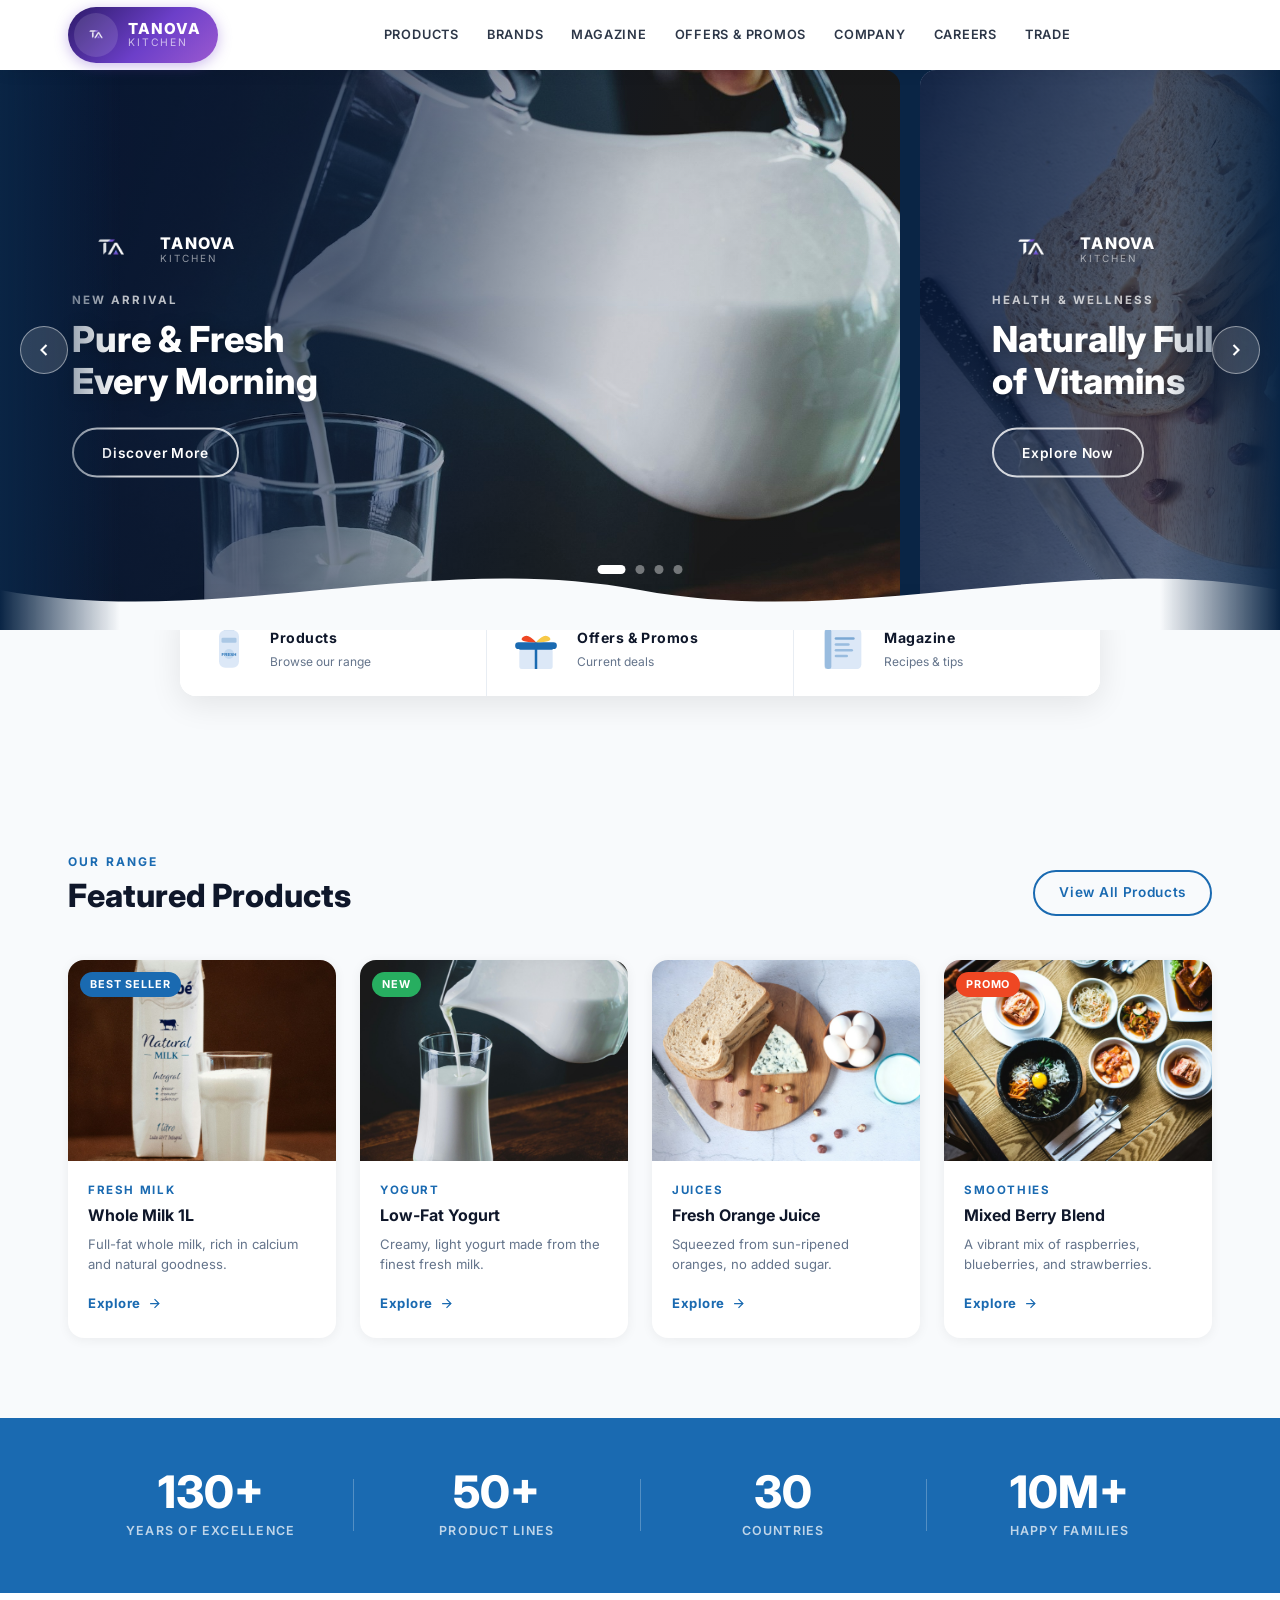
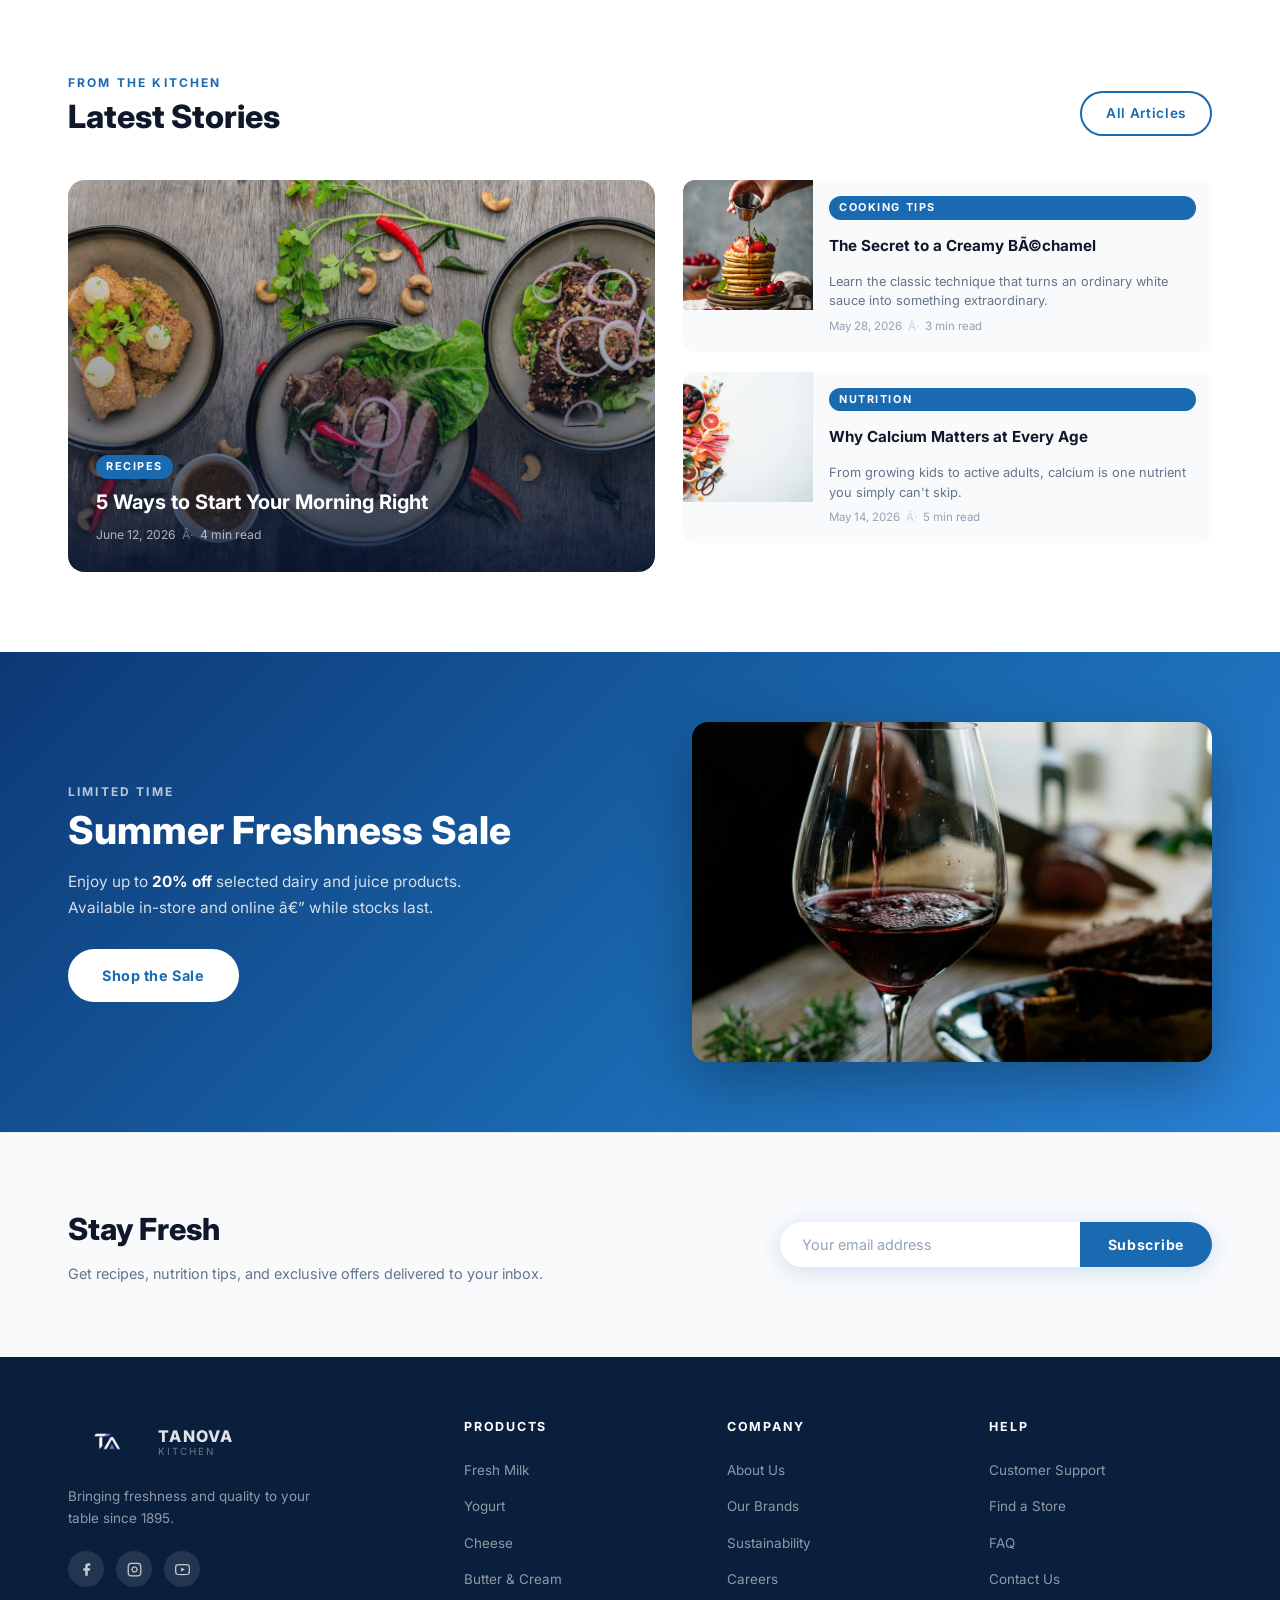
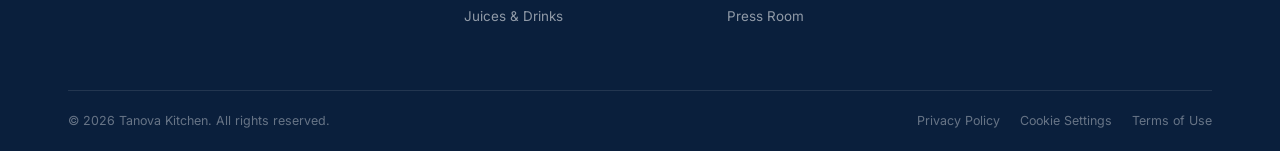
<file: carousel-project/index.html>
﻿<!DOCTYPE html>
<html lang="en">
<head>
  <meta charset="UTF-8" />
  <meta name="viewport" content="width=device-width, initial-scale=1.0" />
  <title>Tanova Kitchen â€“ Homepage</title>
  <link rel="preconnect" href="https://fonts.googleapis.com" />
  <link rel="preconnect" href="https://fonts.gstatic.com" crossorigin />
  <link href="https://fonts.googleapis.com/css2?family=Inter:wght@400;500;600;700;800&display=swap" rel="stylesheet" />
  <link rel="stylesheet" href="style.css" />
</head>
<body>



  <!-- ============================================================
       MAIN NAVIGATION
  ============================================================ -->
  <nav class="main-nav" role="navigation" aria-label="Main navigation">
    <div class="nav-inner">

      <a href="#" class="nav-logo" aria-label="Tanova Kitchen home">
        <!-- Pill container with gradient background so the logo mark pops -->
        <div class="nav-logo-pill">
          <div class="nav-logo-icon">
            <img src="images/My Logo.png" alt="" aria-hidden="true" />
          </div>
          <div class="nav-logo-text">
            <span class="nav-logo-name">Tanova</span>
            <span class="nav-logo-sub">Kitchen</span>
          </div>
        </div>
      </a>

      <button class="nav-toggle" id="navToggle" aria-label="Toggle menu" aria-expanded="false">
        <span></span><span></span><span></span>
      </button>

      <ul class="nav-links" id="navLinks">
        <li><a href="#products">Products</a></li>
        <li><a href="#brands">Brands</a></li>
        <li><a href="#magazine">Magazine</a></li>
        <li><a href="#offers">Offers &amp; Promos</a></li>
        <li><a href="#about">Company</a></li>
        <li><a href="#careers">Careers</a></li>
        <li><a href="#trade">Trade</a></li>
      </ul>

    </div>
  </nav>

  <!-- ============================================================
       HERO MARQUEE CAROUSEL
       Cards scroll continuously left (marquee / ticker style).
       The track holds 2 identical sets of cards so the loop is
       seamless. JS pauses on hover, handles drag-to-scrub, and
       syncs the dot indicator to whichever card is most centred.
  ============================================================ -->
  <section class="hero-carousel" aria-label="Homepage highlights">

    <!-- Left / right gradient edge fades -->
    <div class="marquee-fade marquee-fade--left"  aria-hidden="true"></div>
    <div class="marquee-fade marquee-fade--right" aria-hidden="true"></div>

    <!-- The outer viewport clips the scrolling track -->
    <div class="marquee-viewport" id="marqueeViewport">

      <!-- The track holds 2 copies of all cards (seamless loop) -->
      <div class="marquee-track" id="marqueeTrack">

        <!-- â”€â”€â”€ SET A (originals) â”€â”€â”€ -->
        <div class="mq-card" data-index="0">
          <img class="mq-img"
            src="images/slide-1.jpg"
            alt="Fresh milk and breakfast spread" />
          <div class="mq-overlay"></div>
          <div class="mq-content">
            <div class="mq-brand">
              <img src="images/My Logo.png" alt="" aria-hidden="true" class="mq-logo" />
              <div class="mq-brand-text">
                <span class="mq-brand-name">Tanova</span>
                <span class="mq-brand-sub">Kitchen</span>
              </div>
            </div>
            <p class="mq-tag">New Arrival</p>
            <h2 class="mq-heading">Pure &amp; Fresh<br>Every Morning</h2>
            <a href="#products" class="slide-btn">Discover More</a>
          </div>
        </div>

        <div class="mq-card" data-index="1">
          <img class="mq-img"
            src="images/slide-2.jpg"
            alt="Orange juice and healthy breakfast" />
          <div class="mq-overlay"></div>
          <div class="mq-content">
            <div class="mq-brand">
              <img src="images/My Logo.png" alt="" aria-hidden="true" class="mq-logo" />
              <div class="mq-brand-text">
                <span class="mq-brand-name">Tanova</span>
                <span class="mq-brand-sub">Kitchen</span>
              </div>
            </div>
            <p class="mq-tag">Health &amp; Wellness</p>
            <h2 class="mq-heading">Naturally Full<br>of Vitamins</h2>
            <a href="#products" class="slide-btn">Explore Now</a>
          </div>
        </div>

        <div class="mq-card" data-index="2">
          <img class="mq-img"
            src="images/slide-3.jpg"
            alt="Yogurt and fresh berries" />
          <div class="mq-overlay"></div>
          <div class="mq-content">
            <div class="mq-brand">
              <img src="images/My Logo.png" alt="" aria-hidden="true" class="mq-logo" />
              <div class="mq-brand-text">
                <span class="mq-brand-name">Tanova</span>
                <span class="mq-brand-sub">Kitchen</span>
              </div>
            </div>
            <p class="mq-tag">Family Favourite</p>
            <h2 class="mq-heading">Light on Calories,<br>Big on Taste</h2>
            <a href="#products" class="slide-btn">See Products</a>
          </div>
        </div>

        <div class="mq-card" data-index="3">
          <img class="mq-img"
            src="images/slide-4.jpg"
            alt="Cheese and dairy platter" />
          <div class="mq-overlay"></div>
          <div class="mq-content">
            <div class="mq-brand">
              <img src="images/My Logo.png" alt="" aria-hidden="true" class="mq-logo" />
              <div class="mq-brand-text">
                <span class="mq-brand-name">Tanova</span>
                <span class="mq-brand-sub">Kitchen</span>
              </div>
            </div>
            <p class="mq-tag">Premium Range</p>
            <h2 class="mq-heading">Crafted with<br>Tradition</h2>
            <a href="#products" class="slide-btn">Learn More</a>
          </div>
        </div>

        <!-- â”€â”€â”€ SET B (clones for seamless loop â€“ aria-hidden) â”€â”€â”€ -->
        <div class="mq-card mq-clone" aria-hidden="true" data-index="0">
          <img class="mq-img" src="images/slide-1.jpg" alt=""/>
          <div class="mq-overlay"></div>
          <div class="mq-content">
            <div class="mq-brand"><img src="images/My Logo.png" alt="" aria-hidden="true" class="mq-logo"/><div class="mq-brand-text"><span class="mq-brand-name">Tanova</span><span class="mq-brand-sub">Kitchen</span></div></div>
            <p class="mq-tag">New Arrival</p>
            <h2 class="mq-heading">Pure &amp; Fresh<br>Every Morning</h2>
            <a href="#products" class="slide-btn">Discover More</a>
          </div>
        </div>

        <div class="mq-card mq-clone" aria-hidden="true" data-index="1">
          <img class="mq-img" src="images/slide-2.jpg" alt=""/>
          <div class="mq-overlay"></div>
          <div class="mq-content">
            <div class="mq-brand"><img src="images/My Logo.png" alt="" aria-hidden="true" class="mq-logo"/><div class="mq-brand-text"><span class="mq-brand-name">Tanova</span><span class="mq-brand-sub">Kitchen</span></div></div>
            <p class="mq-tag">Health &amp; Wellness</p>
            <h2 class="mq-heading">Naturally Full<br>of Vitamins</h2>
            <a href="#products" class="slide-btn">Explore Now</a>
          </div>
        </div>

        <div class="mq-card mq-clone" aria-hidden="true" data-index="2">
          <img class="mq-img" src="images/slide-3.jpg" alt=""/>
          <div class="mq-overlay"></div>
          <div class="mq-content">
            <div class="mq-brand"><img src="images/My Logo.png" alt="" aria-hidden="true" class="mq-logo"/><div class="mq-brand-text"><span class="mq-brand-name">Tanova</span><span class="mq-brand-sub">Kitchen</span></div></div>
            <p class="mq-tag">Family Favourite</p>
            <h2 class="mq-heading">Light on Calories,<br>Big on Taste</h2>
            <a href="#products" class="slide-btn">See Products</a>
          </div>
        </div>

        <div class="mq-card mq-clone" aria-hidden="true" data-index="3">
          <img class="mq-img" src="images/slide-4.jpg" alt=""/>
          <div class="mq-overlay"></div>
          <div class="mq-content">
            <div class="mq-brand"><img src="images/My Logo.png" alt="" aria-hidden="true" class="mq-logo"/><div class="mq-brand-text"><span class="mq-brand-name">Tanova</span><span class="mq-brand-sub">Kitchen</span></div></div>
            <p class="mq-tag">Premium Range</p>
            <h2 class="mq-heading">Crafted with<br>Tradition</h2>
            <a href="#products" class="slide-btn">Learn More</a>
          </div>
        </div>

      </div><!-- /.marquee-track -->
    </div><!-- /.marquee-viewport -->

    <!-- Prev / Next nudge buttons -->
    <button class="carousel-arrow arrow-prev" id="arrowPrev" aria-label="Previous slide">
      <svg viewBox="0 0 24 24" fill="none" stroke="currentColor" stroke-width="2.5" aria-hidden="true">
        <polyline points="15 18 9 12 15 6"/>
      </svg>
    </button>
    <button class="carousel-arrow arrow-next" id="arrowNext" aria-label="Next slide">
      <svg viewBox="0 0 24 24" fill="none" stroke="currentColor" stroke-width="2.5" aria-hidden="true">
        <polyline points="9 18 15 12 9 6"/>
      </svg>
    </button>

  

    <!-- Dot indicators (synced by JS to the centred card) -->
    <div class="carousel-dots" id="carouselDots" role="tablist" aria-label="Slide indicators">
      <button class="dot active" role="tab" aria-selected="true"  aria-label="Slide 1" data-target="0"></button>
      <button class="dot"        role="tab" aria-selected="false" aria-label="Slide 2" data-target="1"></button>
      <button class="dot"        role="tab" aria-selected="false" aria-label="Slide 3" data-target="2"></button>
      <button class="dot"        role="tab" aria-selected="false" aria-label="Slide 4" data-target="3"></button>
    </div>

    <!-- Wave -->
    <div class="carousel-wave" aria-hidden="true">
      <svg viewBox="0 0 1440 90" preserveAspectRatio="none" xmlns="http://www.w3.org/2000/svg">
        <path d="M0,45 C240,90 480,0 720,45 C960,90 1200,0 1440,45 L1440,90 L0,90 Z" fill="#f8fafc"/>
      </svg>
    </div>

  </section><!-- /.hero-carousel -->

  <!-- ============================================================
       QUICK-LINKS BAR
  ============================================================ -->
  <section class="quick-links" aria-label="Quick links">
    <div class="quick-links-inner">

      <a href="#products" class="quick-link-tile">
        <div class="tile-icon">
          <!-- Bottle SVG -->
          <svg viewBox="0 0 48 80" fill="none" xmlns="http://www.w3.org/2000/svg" aria-hidden="true">
            <rect x="14" y="0" width="20" height="10" rx="3" fill="#1a6ab1"/>
            <rect x="8"  y="10" width="32" height="60" rx="10" fill="#dce8f7"/>
            <rect x="12" y="22" width="24" height="8" rx="2" fill="#1a6ab1" opacity=".25"/>
            <circle cx="24" cy="48" r="8" fill="#1a6ab1" opacity=".12"/>
            <text x="24" y="51" text-anchor="middle" font-size="7" fill="#1a6ab1" font-family="sans-serif" font-weight="bold">FRESH</text>
          </svg>
        </div>
        <div class="tile-text">
          <span class="tile-label">Products</span>
          <span class="tile-sub">Browse our range</span>
        </div>
        <svg class="tile-arrow" viewBox="0 0 24 24" fill="none" stroke="currentColor" stroke-width="2" aria-hidden="true">
          <polyline points="9 18 15 12 9 6"/>
        </svg>
      </a>

      <a href="#offers" class="quick-link-tile">
        <div class="tile-icon">
          <!-- Gift SVG -->
          <svg viewBox="0 0 60 60" fill="none" xmlns="http://www.w3.org/2000/svg" aria-hidden="true">
            <rect x="5"  y="22" width="50" height="8"  rx="4" fill="#1a6ab1"/>
            <rect x="10" y="30" width="40" height="24" rx="3" fill="#dce8f7"/>
            <line x1="30" y1="22" x2="30" y2="54" stroke="#1a6ab1" stroke-width="3"/>
            <path d="M30 22 Q20 10 14 16 Q8 22 30 22" fill="#ef4723"/>
            <path d="M30 22 Q40 10 46 16 Q52 22 30 22" fill="#f7c948"/>
            <line x1="10" y1="30" x2="50" y2="30" stroke="#1a6ab1" stroke-width="2"/>
          </svg>
        </div>
        <div class="tile-text">
          <span class="tile-label">Offers &amp; Promos</span>
          <span class="tile-sub">Current deals</span>
        </div>
        <svg class="tile-arrow" viewBox="0 0 24 24" fill="none" stroke="currentColor" stroke-width="2" aria-hidden="true">
          <polyline points="9 18 15 12 9 6"/>
        </svg>
      </a>

      <a href="#magazine" class="quick-link-tile">
        <div class="tile-icon">
          <!-- Magazine/book SVG -->
          <svg viewBox="0 0 60 60" fill="none" xmlns="http://www.w3.org/2000/svg" aria-hidden="true">
            <rect x="8"  y="6"  width="44" height="48" rx="5" fill="#dce8f7"/>
            <rect x="8"  y="6"  width="8"  height="48" rx="3" fill="#1a6ab1" opacity=".35"/>
            <rect x="20" y="16" width="24" height="3"  rx="1.5" fill="#1a6ab1" opacity=".5"/>
            <rect x="20" y="23" width="18" height="3"  rx="1.5" fill="#1a6ab1" opacity=".35"/>
            <rect x="20" y="30" width="22" height="3"  rx="1.5" fill="#1a6ab1" opacity=".35"/>
            <rect x="20" y="37" width="16" height="3"  rx="1.5" fill="#1a6ab1" opacity=".35"/>
          </svg>
        </div>
        <div class="tile-text">
          <span class="tile-label">Magazine</span>
          <span class="tile-sub">Recipes &amp; tips</span>
        </div>
        <svg class="tile-arrow" viewBox="0 0 24 24" fill="none" stroke="currentColor" stroke-width="2" aria-hidden="true">
          <polyline points="9 18 15 12 9 6"/>
        </svg>
      </a>

    </div>
  </section>

  <!-- ============================================================
       FEATURED PRODUCTS
  ============================================================ -->
  <section class="section products-section" id="products">
    <div class="container">

      <div class="section-header">
        <div>
          <p class="section-eyebrow">Our Range</p>
          <h2 class="section-title">Featured Products</h2>
        </div>
        <a href="#" class="btn-outline">View All Products</a>
      </div>

      <div class="products-grid">

        <article class="product-card">
          <div class="product-img-wrap">
            <img
              src="images/slide-4.jpg"
              alt="Whole Milk 1L"
              class="product-img"
              loading="lazy"
            />
            <span class="product-badge">Best Seller</span>
          </div>
          <div class="product-info">
            <p class="product-category">Fresh Milk</p>
            <h3 class="product-name">Whole Milk 1L</h3>
            <p class="product-desc">Full-fat whole milk, rich in calcium and natural goodness.</p>
            <a href="#" class="product-link">
              Explore
              <svg viewBox="0 0 24 24" fill="none" stroke="currentColor" stroke-width="2" aria-hidden="true">
                <line x1="5" y1="12" x2="19" y2="12"/>
                <polyline points="12 5 19 12 12 19"/>
              </svg>
            </a>
          </div>
        </article>

        <article class="product-card">
          <div class="product-img-wrap">
            <img
              src="images/slide-1.jpg"
              alt="Low-Fat Yogurt"
              class="product-img"
              loading="lazy"
            />
            <span class="product-badge new">New</span>
          </div>
          <div class="product-info">
            <p class="product-category">Yogurt</p>
            <h3 class="product-name">Low-Fat Yogurt</h3>
            <p class="product-desc">Creamy, light yogurt made from the finest fresh milk.</p>
            <a href="#" class="product-link">
              Explore
              <svg viewBox="0 0 24 24" fill="none" stroke="currentColor" stroke-width="2" aria-hidden="true">
                <line x1="5" y1="12" x2="19" y2="12"/>
                <polyline points="12 5 19 12 12 19"/>
              </svg>
            </a>
          </div>
        </article>

        <article class="product-card">
          <div class="product-img-wrap">
            <img
              src="images/slide-2.jpg"
              alt="Fresh Orange Juice"
              class="product-img"
              loading="lazy"
            />
          </div>
          <div class="product-info">
            <p class="product-category">Juices</p>
            <h3 class="product-name">Fresh Orange Juice</h3>
            <p class="product-desc">Squeezed from sun-ripened oranges, no added sugar.</p>
            <a href="#" class="product-link">
              Explore
              <svg viewBox="0 0 24 24" fill="none" stroke="currentColor" stroke-width="2" aria-hidden="true">
                <line x1="5" y1="12" x2="19" y2="12"/>
                <polyline points="12 5 19 12 12 19"/>
              </svg>
            </a>
          </div>
        </article>

        <article class="product-card">
          <div class="product-img-wrap">
            <img
              src="images/slide-3.jpg"
              alt="Berry Smoothie"
              class="product-img"
              loading="lazy"
            />
            <span class="product-badge promo">Promo</span>
          </div>
          <div class="product-info">
            <p class="product-category">Smoothies</p>
            <h3 class="product-name">Mixed Berry Blend</h3>
            <p class="product-desc">A vibrant mix of raspberries, blueberries, and strawberries.</p>
            <a href="#" class="product-link">
              Explore
              <svg viewBox="0 0 24 24" fill="none" stroke="currentColor" stroke-width="2" aria-hidden="true">
                <line x1="5" y1="12" x2="19" y2="12"/>
                <polyline points="12 5 19 12 12 19"/>
              </svg>
            </a>
          </div>
        </article>

      </div>
    </div>
  </section>

  <!-- ============================================================
       BRAND STATS STRIP
  ============================================================ -->
  <section class="stats-strip" aria-label="Brand facts">
    <div class="container">
      <div class="stats-grid">

        <div class="stat-item">
          <span class="stat-number">130+</span>
          <span class="stat-label">Years of Excellence</span>
        </div>
        <div class="stat-divider" aria-hidden="true"></div>

        <div class="stat-item">
          <span class="stat-number">50+</span>
          <span class="stat-label">Product Lines</span>
        </div>
        <div class="stat-divider" aria-hidden="true"></div>

        <div class="stat-item">
          <span class="stat-number">30</span>
          <span class="stat-label">Countries</span>
        </div>
        <div class="stat-divider" aria-hidden="true"></div>

        <div class="stat-item">
          <span class="stat-number">10M+</span>
          <span class="stat-label">Happy Families</span>
        </div>

      </div>
    </div>
  </section>

  <!-- ============================================================
       MAGAZINE / EDITORIAL SECTION
  ============================================================ -->
  <section class="section magazine-section" id="magazine">
    <div class="container">

      <div class="section-header">
        <div>
          <p class="section-eyebrow">From the Kitchen</p>
          <h2 class="section-title">Latest Stories</h2>
        </div>
        <a href="#" class="btn-outline">All Articles</a>
      </div>

      <div class="magazine-grid">

        <!-- Large feature article -->
        <article class="mag-card mag-card--featured">
          <div class="mag-img-wrap">
            <img
              src="images/magazine-1.jpg"
              alt="Healthy breakfast bowl"
              class="mag-img"
              loading="lazy"
            />
            <div class="mag-overlay"></div>
            <div class="mag-content-over">
              <span class="mag-tag">Recipes</span>
              <h3 class="mag-title">5 Ways to Start Your Morning Right</h3>
              <p class="mag-meta">
                <span>June 12, 2026</span>
                <span class="dot-sep">Â·</span>
                <span>4 min read</span>
              </p>
            </div>
          </div>
        </article>

        <!-- Two smaller articles stacked -->
        <div class="mag-sidebar">

          <article class="mag-card mag-card--small">
            <div class="mag-img-wrap mag-img-wrap--small">
              <img
                src="images/magazine-2.jpg"
                alt="Homemade pizza"
                class="mag-img"
                loading="lazy"
              />
            </div>
            <div class="mag-content">
              <span class="mag-tag">Cooking Tips</span>
              <h3 class="mag-title mag-title--sm">The Secret to a Creamy BÃ©chamel</h3>
              <p class="mag-excerpt">
                Learn the classic technique that turns an ordinary white sauce into something extraordinary.
              </p>
              <p class="mag-meta">
                <span>May 28, 2026</span>
                <span class="dot-sep">Â·</span>
                <span>3 min read</span>
              </p>
            </div>
          </article>

          <article class="mag-card mag-card--small">
            <div class="mag-img-wrap mag-img-wrap--small">
              <img
                src="images/magazine-3.jpg"
                alt="Fresh berries"
                class="mag-img"
                loading="lazy"
              />
            </div>
            <div class="mag-content">
              <span class="mag-tag">Nutrition</span>
              <h3 class="mag-title mag-title--sm">Why Calcium Matters at Every Age</h3>
              <p class="mag-excerpt">
                From growing kids to active adults, calcium is one nutrient you simply can't skip.
              </p>
              <p class="mag-meta">
                <span>May 14, 2026</span>
                <span class="dot-sep">Â·</span>
                <span>5 min read</span>
              </p>
            </div>
          </article>

        </div><!-- /.mag-sidebar -->

      </div><!-- /.magazine-grid -->
    </div>
  </section>

  <!-- ============================================================
       OFFERS BANNER
  ============================================================ -->
  <section class="offers-banner" id="offers" aria-label="Current offer">
    <div class="container">
      <div class="offers-inner">
        <div class="offers-text">
          <p class="section-eyebrow light">Limited Time</p>
          <h2 class="offers-heading">Summer Freshness Sale</h2>
          <p class="offers-desc">
            Enjoy up to <strong>20% off</strong> selected dairy and juice products. Available in-store and online â€” while stocks last.
          </p>
          <a href="#" class="btn-white">Shop the Sale</a>
        </div>
        <div class="offers-visual" aria-hidden="true">
          <img
            src="images/offers.jpg"
            alt="Summer sale produce"
            class="offers-img"
            loading="lazy"
          />
        </div>
      </div>
    </div>
  </section>

  <!-- ============================================================
       NEWSLETTER
  ============================================================ -->
  <section class="newsletter-section" aria-label="Newsletter signup">
    <div class="container">
      <div class="newsletter-inner">
        <div class="newsletter-text">
          <h2 class="newsletter-heading">Stay Fresh</h2>
          <p class="newsletter-sub">Get recipes, nutrition tips, and exclusive offers delivered to your inbox.</p>
        </div>
        <form class="newsletter-form" novalidate aria-label="Email signup">
          <label for="emailInput" class="sr-only">Email address</label>
          <input
            type="email"
            id="emailInput"
            name="email"
            class="newsletter-input"
            placeholder="Your email address"
            autocomplete="email"
            required
          />
          <button type="submit" class="newsletter-btn">Subscribe</button>
        </form>
      </div>
    </div>
  </section>

  <!-- ============================================================
       FOOTER
  ============================================================ -->
  <footer class="site-footer" role="contentinfo">
    <div class="container">

      <div class="footer-grid">

        <!-- Brand column -->
        <div class="footer-col footer-brand-col">
          <a href="#" class="footer-logo-link" aria-label="Tanova Kitchen home">
            <div class="footer-logo-wrap">
              <img src="images/My Logo.png" alt="Tanova Kitchen" class="footer-logo" />
              <div class="footer-logo-text">
                <span class="footer-logo-name">Tanova</span>
                <span class="footer-logo-sub">Kitchen</span>
              </div>
            </div>
          </a>
          <p class="footer-tagline">
            Bringing freshness and quality to your table since 1895.
          </p>
          <!-- Social icons -->
          <div class="social-links">
            <a href="#" class="social-link" aria-label="Facebook">
              <svg viewBox="0 0 24 24" fill="currentColor" aria-hidden="true"><path d="M18 2h-3a5 5 0 0 0-5 5v3H7v4h3v8h4v-8h3l1-4h-4V7a1 1 0 0 1 1-1h3z"/></svg>
            </a>
            <a href="#" class="social-link" aria-label="Instagram">
              <svg viewBox="0 0 24 24" fill="none" stroke="currentColor" stroke-width="2" aria-hidden="true"><rect x="2" y="2" width="20" height="20" rx="5"/><path d="M16 11.37A4 4 0 1 1 12.63 8 4 4 0 0 1 16 11.37z"/><line x1="17.5" y1="6.5" x2="17.51" y2="6.5"/></svg>
            </a>
            <a href="#" class="social-link" aria-label="YouTube">
              <svg viewBox="0 0 24 24" fill="none" stroke="currentColor" stroke-width="2" aria-hidden="true"><path d="M22.54 6.42a2.78 2.78 0 0 0-1.95-1.96C18.88 4 12 4 12 4s-6.88 0-8.59.46A2.78 2.78 0 0 0 1.46 6.42 29 29 0 0 0 1 12a29 29 0 0 0 .46 5.58A2.78 2.78 0 0 0 3.41 19.6C5.12 20 12 20 12 20s6.88 0 8.59-.4a2.78 2.78 0 0 0 1.95-1.96A29 29 0 0 0 23 12a29 29 0 0 0-.46-5.58z"/><polygon points="9.75 15.02 15.5 12 9.75 8.98 9.75 15.02" fill="currentColor" stroke="none"/></svg>
            </a>
          </div>
        </div>

        <!-- Products column -->
        <div class="footer-col">
          <h3 class="footer-heading">Products</h3>
          <ul class="footer-links">
            <li><a href="#">Fresh Milk</a></li>
            <li><a href="#">Yogurt</a></li>
            <li><a href="#">Cheese</a></li>
            <li><a href="#">Butter &amp; Cream</a></li>
            <li><a href="#">Juices &amp; Drinks</a></li>
          </ul>
        </div>

        <!-- Company column -->
        <div class="footer-col">
          <h3 class="footer-heading">Company</h3>
          <ul class="footer-links">
            <li><a href="#">About Us</a></li>
            <li><a href="#">Our Brands</a></li>
            <li><a href="#">Sustainability</a></li>
            <li><a href="#">Careers</a></li>
            <li><a href="#">Press Room</a></li>
          </ul>
        </div>

        <!-- Help column -->
        <div class="footer-col">
          <h3 class="footer-heading">Help</h3>
          <ul class="footer-links">
            <li><a href="#">Customer Support</a></li>
            <li><a href="#">Find a Store</a></li>
            <li><a href="#">FAQ</a></li>
            <li><a href="#">Contact Us</a></li>
          </ul>
        </div>

      </div><!-- /.footer-grid -->

      <!-- Bottom bar -->
      <div class="footer-bottom">
        <p class="footer-copy">&copy; 2026 Tanova Kitchen. All rights reserved.</p>
        <div class="footer-legal-links">
          <a href="#">Privacy Policy</a>
          <a href="#">Cookie Settings</a>
          <a href="#">Terms of Use</a>
        </div>
      </div>

    </div>
  </footer>

  <script src="script.js"></script>

</body>
</html>
</file>
<file: carousel-project/style.css>
/* ============================================================
   RESET & BASE
   ============================================================ */
*, *::before, *::after {
  box-sizing: border-box;
  margin: 0;
  padding: 0;
}

html {
  font-size: 16px;
  scroll-behavior: smooth;
}

body {
  font-family: 'Inter', 'Segoe UI', Arial, sans-serif;
  background: #f8fafc;
  color: #1a1a2e;
  overflow-x: hidden;
  line-height: 1.6;
}

a { text-decoration: none; color: inherit; }
ul { list-style: none; }
img { display: block; max-width: 100%; }
button { cursor: pointer; border: none; background: none; font-family: inherit; }

/* Screen-reader only utility */
.sr-only {
  position: absolute;
  width: 1px; height: 1px;
  padding: 0; margin: -1px;
  overflow: hidden;
  clip: rect(0,0,0,0);
  white-space: nowrap;
  border: 0;
}

/* Shared container */
.container {
  max-width: 1200px;
  margin: 0 auto;
  padding: 0 28px;
}

/* Shared section spacing */
.section {
  padding: 80px 0;
}

/* ============================================================
   SHARED BUTTON STYLES
   ============================================================ */
.btn-outline {
  display: inline-flex;
  align-items: center;
  gap: 8px;
  padding: 10px 24px;
  border: 2px solid #1a6ab1;
  border-radius: 30px;
  font-size: 0.85rem;
  font-weight: 600;
  letter-spacing: 0.05em;
  color: #1a6ab1;
  background: transparent;
  transition: background 0.25s, color 0.25s;
  white-space: nowrap;
}
.btn-outline:hover { background: #1a6ab1; color: #fff; }

.btn-white {
  display: inline-block;
  padding: 13px 32px;
  border-radius: 30px;
  font-size: 0.9rem;
  font-weight: 700;
  letter-spacing: 0.04em;
  background: #fff;
  color: #1a6ab1;
  border: 2px solid #fff;
  transition: background 0.25s, color 0.25s;
}
.btn-white:hover { background: transparent; color: #fff; }

/* Shared section header (eyebrow + title + link) */
.section-header {
  display: flex;
  align-items: flex-end;
  justify-content: space-between;
  gap: 20px;
  margin-bottom: 44px;
}

.section-eyebrow {
  font-size: 0.75rem;
  font-weight: 700;
  letter-spacing: 0.18em;
  text-transform: uppercase;
  color: #1a6ab1;
  margin-bottom: 6px;
}
.section-eyebrow.light { color: rgba(255,255,255,0.7); }

.section-title {
  font-size: clamp(1.5rem, 2.5vw, 2rem);
  font-weight: 800;
  color: #0f172a;
  line-height: 1.2;
}



/* ============================================================
   MAIN NAVIGATION
   ============================================================ */
.main-nav {
  background: #fff;
  box-shadow: 0 2px 16px rgba(0,0,0,0.07);
  position: sticky;
  top: 0;
  z-index: 200;
}

.nav-inner {
  max-width: 1200px;
  margin: 0 auto;
  padding: 0 28px;
  height: 70px;
  display: flex;
  align-items: center;
  justify-content: space-between;
  gap: 24px;
}

.nav-logo img {
  height: 52px;
  width: auto;
  transition: opacity 0.2s;
}
.nav-logo:hover img { opacity: 0.8; }

/* ── Nav logo pill container ──
   Deep indigo-to-violet gradient pill that frames the PNG mark
   and wordmark cleanly against the white nav bar.              */
.nav-logo-pill {
  display: flex;
  align-items: center;
  gap: 10px;
  background: linear-gradient(135deg, #2d1b69 0%, #6c3fc9 55%, #9b59d0 100%);
  border-radius: 40px;
  padding: 6px 18px 6px 6px;
  box-shadow: 0 3px 14px rgba(108, 63, 201, 0.35);
  transition: box-shadow 0.25s, transform 0.2s;
}
.nav-logo:hover .nav-logo-pill {
  box-shadow: 0 6px 22px rgba(108, 63, 201, 0.5);
  transform: translateY(-1px);
}

/* Icon circle – slightly lighter pill background so the PNG mark is visible */
.nav-logo-icon {
  width: 44px;
  height: 44px;
  border-radius: 50%;
  background: rgba(255, 255, 255, 0.12);
  display: flex;
  align-items: center;
  justify-content: center;
  flex-shrink: 0;
  overflow: hidden;
}
.nav-logo-icon img {
  width: 40px;
  height: 40px;
  object-fit: contain;
  /* Screen blend: white bg of PNG vanishes, gradient+outline mark shows */
  mix-blend-mode: screen;
}

/* Wordmark inside the pill */
.nav-logo-text {
  display: flex;
  flex-direction: column;
  line-height: 1;
}
.nav-logo-name {
  font-size: 0.95rem;
  font-weight: 800;
  letter-spacing: 0.06em;
  color: #fff;
  text-transform: uppercase;
}
.nav-logo-sub {
  font-size: 0.65rem;
  font-weight: 400;
  letter-spacing: 0.18em;
  color: rgba(255,255,255,0.65);
  text-transform: uppercase;
  margin-top: 2px;
}

.nav-links {
  display: flex;
  align-items: center;
  gap: 2px;
  flex: 1;
  justify-content: center;
}

.nav-links li a {
  display: block;
  padding: 8px 13px;
  font-size: 0.8rem;
  font-weight: 600;
  letter-spacing: 0.06em;
  text-transform: uppercase;
  color: #2d3748;
  border-radius: 5px;
  transition: color 0.2s, background 0.2s;
}
.nav-links li a:hover {
  color: #1a6ab1;
  background: #eef4fb;
}
.nav-links li a:focus-visible {
  outline: 2px solid #1a6ab1;
  outline-offset: 2px;
}

/* Mobile hamburger */
.nav-toggle {
  display: none;
  flex-direction: column;
  gap: 5px;
  padding: 7px;
}
.nav-toggle span {
  display: block;
  width: 24px;
  height: 2.5px;
  background: #2d3748;
  border-radius: 2px;
  transition: transform 0.3s, opacity 0.3s;
}

/* ============================================================
   HERO MARQUEE CAROUSEL
   ============================================================ */

/* ── Outer section shell ── */
.hero-carousel {
  position: relative;
  overflow: hidden;
  height: 560px;
  background: #0a2545;
  /* Prevent text selection while dragging */
  user-select: none;
}

/* ── Left / right edge fade overlays ──
   Softens the card edges so it feels like a true ticker. */
.marquee-fade {
  position: absolute;
  top: 0;
  bottom: 0;
  width: 120px;
  z-index: 6;
  pointer-events: none;
}
.marquee-fade--left {
  left: 0;
  background: linear-gradient(to right, #0a2545 0%, transparent 100%);
}
.marquee-fade--right {
  right: 0;
  background: linear-gradient(to left, #0a2545 0%, transparent 100%);
}

/* ── Viewport: clips the scrolling track ── */
.marquee-viewport {
  width: 100%;
  height: 100%;
  overflow: hidden;
}

/* ── Track: a flex row of all cards, wider than the viewport ──
   JS sets --offset (px) as a CSS custom property to control
   the playhead position. The CSS animation is paused / resumed
   via animation-play-state so JS only nudges when needed.     */
.marquee-track {
  display: flex;
  gap: 20px;
  height: 100%;
  /* will-change tells the browser to promote to its own layer */
  will-change: transform;
  /* The keyframe runs the full one-set width, creating a loop */
  animation: marquee-scroll var(--mq-duration, 28s) linear infinite;
}

/* Paused state toggled by JS */
.marquee-track.paused {
  animation-play-state: paused;
}

/* Keyframe: scrolls exactly one set-width to the left, then snaps back */
@keyframes marquee-scroll {
  0%   { transform: translateX(0); }
  100% { transform: translateX(var(--mq-set-width, -2560px)); }
}

/* ── Individual marquee card ── */
.mq-card {
  position: relative;
  flex-shrink: 0;
  /* Card takes up most of the viewport width — feels like a hero slide */
  width: clamp(500px, 72vw, 900px);
  height: 100%;
  border-radius: 16px;
  overflow: hidden;
  cursor: grab;
}
.mq-card:active { cursor: grabbing; }

/* Background image */
.mq-img {
  width: 100%;
  height: 100%;
  object-fit: cover;
  object-position: center 30%;
  /* Subtle scale-in while the card passes through the viewport */
  transition: transform 0.6s ease;
}
.mq-card:hover .mq-img { transform: scale(1.03); }

/* Left-to-right dark gradient for text legibility */
.mq-overlay {
  position: absolute;
  inset: 0;
  background: linear-gradient(
    105deg,
    rgba(5, 22, 55, 0.88) 0%,
    rgba(5, 22, 55, 0.60) 38%,
    rgba(5, 22, 55, 0.06) 65%,
    transparent 100%
  );
}

/* Text content block */
.mq-content {
  position: absolute;
  top: 50%;
  left: 8%;
  transform: translateY(-50%);
  max-width: 400px;
  color: #fff;
  z-index: 2;
}

.mq-brand { margin-bottom: 14px; }
.mq-logo {
  height: 52px;
  width: auto;
  /* mix-blend-mode: screen makes white pixels disappear on dark backgrounds,
     leaving only the purple/blue TA mark visible */
  mix-blend-mode: screen;
  filter: none;
}

/* Wordmark shown beside logo inside carousel slides */
.mq-brand {
  display: flex;
  align-items: center;
  gap: 10px;
  margin-bottom: 16px;
}
.mq-brand-text {
  display: flex;
  flex-direction: column;
  line-height: 1;
}
.mq-brand-name {
  font-size: 1rem;
  font-weight: 800;
  letter-spacing: 0.08em;
  color: #fff;
  text-transform: uppercase;
}
.mq-brand-sub {
  font-size: 0.62rem;
  font-weight: 400;
  letter-spacing: 0.2em;
  color: rgba(255,255,255,0.55);
  text-transform: uppercase;
  margin-top: 3px;
}

.mq-tag {
  font-size: 0.72rem;
  font-weight: 700;
  letter-spacing: 0.18em;
  text-transform: uppercase;
  color: rgba(255,255,255,0.72);
  margin-bottom: 10px;
}

.mq-heading {
  font-size: clamp(1.6rem, 2.8vw, 2.4rem);
  font-weight: 800;
  line-height: 1.15;
  margin-bottom: 26px;
  text-shadow: 0 2px 16px rgba(0,0,0,0.3);
}

/* Pill CTA button (shared with old slides, kept as-is) */
.slide-btn {
  display: inline-block;
  padding: 12px 28px;
  border: 2px solid rgba(255,255,255,0.8);
  border-radius: 32px;
  font-size: 0.86rem;
  font-weight: 600;
  color: #fff;
  letter-spacing: 0.06em;
  background: transparent;
  transition: background 0.25s, border-color 0.25s, color 0.25s;
}
.slide-btn:hover  { background: #fff; color: #1a6ab1; border-color: #fff; }
.slide-btn:focus-visible { outline: 3px solid #fff; outline-offset: 3px; }

/* ── Prev / Next nudge arrows ──
   Positioned at the centre-left and centre-right of the section. */
.carousel-arrow {
  position: absolute;
  top: 50%;
  translate: 0 -50%;
  z-index: 10;
  width: 48px;
  height: 48px;
  border-radius: 50%;
  background: rgba(255,255,255,0.15);
  border: 1.5px solid rgba(255,255,255,0.45);
  display: flex;
  align-items: center;
  justify-content: center;
  color: #fff;
  transition: background 0.25s, border-color 0.25s, scale 0.2s;
}
.carousel-arrow svg { width: 20px; height: 20px; }
.carousel-arrow:hover { background: rgba(255,255,255,0.32); border-color: #fff; scale: 1.08; }
.carousel-arrow:focus-visible { outline: 2px solid #fff; outline-offset: 3px; }
.arrow-prev { left: 20px; }
.arrow-next { right: 20px; }

/* ── Share button ── */
.share-btn {
  position: absolute;
  top: 22px;
  right: 26px;
  z-index: 10;
  display: flex;
  flex-direction: column;
  align-items: center;
  gap: 4px;
  color: #fff;
  font-size: 0.62rem;
  font-weight: 700;
  letter-spacing: 0.1em;
  text-transform: uppercase;
}
.share-btn svg {
  width: 36px;
  height: 36px;
  background: #1a6ab1;
  border-radius: 50%;
  padding: 8px;
  transition: background 0.2s, scale 0.2s;
}
.share-btn:hover svg { background: #1358a0; scale: 1.1; }

/* ── Dot indicators ── */
.carousel-dots {
  position: absolute;
  bottom: 56px;
  left: 50%;
  translate: -50% 0;
  z-index: 10;
  display: flex;
  gap: 10px;
}

.dot {
  width: 9px;
  height: 9px;
  border-radius: 50%;
  background: rgba(255,255,255,0.4);
  border: none;
  padding: 0;
  transition: background 0.3s, width 0.3s;
  cursor: pointer;
}
.dot:hover { background: rgba(255,255,255,0.7); }
.dot.active {
  background: #fff;
  width: 28px;
  border-radius: 5px;
}
.dot:focus-visible { outline: 2px solid #fff; outline-offset: 3px; }

/* ── SVG wave at the bottom edge ── */
.carousel-wave {
  position: absolute;
  bottom: 0;
  left: 0;
  width: 100%;
  line-height: 0;
  z-index: 5;
  pointer-events: none;
}
.carousel-wave svg { width: 100%; height: 80px; display: block; }

/* ============================================================
   QUICK-LINKS BAR
   ============================================================ */
.quick-links {
  background: #f8fafc;
  padding: 0 28px 48px;
}

.quick-links-inner {
  max-width: 920px;
  margin: 0 auto;
  display: flex;
  border-radius: 16px;
  overflow: hidden;
  box-shadow: 0 8px 32px rgba(0,0,0,0.09);
  translate: 0 -28px;
  background: #fff;
}

.quick-link-tile {
  flex: 1;
  display: flex;
  align-items: center;
  gap: 16px;
  padding: 22px 24px;
  background: #fff;
  border-right: 1px solid #e8edf3;
  transition: background 0.2s;
}
.quick-link-tile:last-child { border-right: none; }
.quick-link-tile:hover { background: #f0f6ff; }
.quick-link-tile:focus-visible { outline: 2px solid #1a6ab1; outline-offset: -2px; }

.tile-icon {
  flex-shrink: 0;
  width: 50px;
  height: 50px;
  display: flex;
  align-items: center;
  justify-content: center;
}
.tile-icon svg { width: 100%; height: 100%; }

.tile-text {
  flex: 1;
  display: flex;
  flex-direction: column;
}
.tile-label {
  font-size: 0.88rem;
  font-weight: 700;
  color: #0f172a;
  letter-spacing: 0.04em;
}
.tile-sub {
  font-size: 0.75rem;
  color: #64748b;
  margin-top: 2px;
}

.tile-arrow {
  width: 18px;
  height: 18px;
  color: #1a6ab1;
  flex-shrink: 0;
  opacity: 0;
  translate: -4px 0;
  transition: opacity 0.2s, translate 0.2s;
}
.quick-link-tile:hover .tile-arrow {
  opacity: 1;
  translate: 0 0;
}

/* ============================================================
   FEATURED PRODUCTS
   ============================================================ */
.products-section {
  background: #f8fafc;
}

.products-grid {
  display: grid;
  grid-template-columns: repeat(4, 1fr);
  gap: 24px;
}

.product-card {
  background: #fff;
  border-radius: 16px;
  overflow: hidden;
  box-shadow: 0 2px 12px rgba(0,0,0,0.06);
  transition: transform 0.25s, box-shadow 0.25s;
}
.product-card:hover {
  transform: translateY(-5px);
  box-shadow: 0 10px 30px rgba(0,0,0,0.12);
}

.product-img-wrap {
  position: relative;
  overflow: hidden;
  aspect-ratio: 4 / 3;
  background: #e8edf3;
}
.product-img {
  width: 100%;
  height: 100%;
  object-fit: cover;
  transition: transform 0.5s ease;
}
.product-card:hover .product-img { transform: scale(1.05); }

/* Badge */
.product-badge {
  position: absolute;
  top: 12px;
  left: 12px;
  background: #1a6ab1;
  color: #fff;
  font-size: 0.68rem;
  font-weight: 700;
  letter-spacing: 0.08em;
  text-transform: uppercase;
  padding: 4px 10px;
  border-radius: 20px;
}
.product-badge.new   { background: #27ae60; }
.product-badge.promo { background: #ef4723; }

.product-info {
  padding: 20px 20px 22px;
}

.product-category {
  font-size: 0.72rem;
  font-weight: 700;
  letter-spacing: 0.14em;
  text-transform: uppercase;
  color: #1a6ab1;
  margin-bottom: 6px;
}

.product-name {
  font-size: 1rem;
  font-weight: 700;
  color: #0f172a;
  margin-bottom: 8px;
  line-height: 1.3;
}

.product-desc {
  font-size: 0.82rem;
  color: #64748b;
  line-height: 1.55;
  margin-bottom: 16px;
}

.product-link {
  display: inline-flex;
  align-items: center;
  gap: 6px;
  font-size: 0.82rem;
  font-weight: 700;
  color: #1a6ab1;
  letter-spacing: 0.04em;
  transition: gap 0.2s;
}
.product-link svg { width: 15px; height: 15px; }
.product-link:hover { gap: 10px; }

/* ============================================================
   STATS STRIP
   ============================================================ */
.stats-strip {
  background: #1a6ab1;
  padding: 52px 0;
}

.stats-grid {
  display: flex;
  align-items: center;
  justify-content: center;
  gap: 0;
}

.stat-item {
  flex: 1;
  display: flex;
  flex-direction: column;
  align-items: center;
  gap: 6px;
  text-align: center;
}

.stat-number {
  font-size: clamp(2rem, 3.5vw, 3rem);
  font-weight: 800;
  color: #fff;
  line-height: 1;
}

.stat-label {
  font-size: 0.78rem;
  font-weight: 600;
  letter-spacing: 0.1em;
  text-transform: uppercase;
  color: rgba(255,255,255,0.72);
}

.stat-divider {
  width: 1px;
  height: 52px;
  background: rgba(255,255,255,0.25);
  flex-shrink: 0;
}

/* ============================================================
   MAGAZINE SECTION
   ============================================================ */
.magazine-section {
  background: #fff;
}

.magazine-grid {
  display: grid;
  grid-template-columns: 1fr 0.9fr;
  gap: 28px;
  align-items: start;
}

/* Large featured card */
.mag-card--featured {
  border-radius: 16px;
  overflow: hidden;
}

.mag-img-wrap {
  position: relative;
  width: 100%;
  overflow: hidden;
  border-radius: 16px;
}

.mag-img-wrap--featured { aspect-ratio: 4 / 3; }

.mag-img {
  width: 100%;
  height: 100%;
  object-fit: cover;
  transition: transform 0.5s ease;
}
.mag-card:hover .mag-img { transform: scale(1.04); }

.mag-overlay {
  position: absolute;
  inset: 0;
  background: linear-gradient(
    to top,
    rgba(5, 20, 50, 0.85) 0%,
    rgba(5, 20, 50, 0.3) 50%,
    transparent 100%
  );
}

.mag-content-over {
  position: absolute;
  bottom: 0;
  left: 0;
  right: 0;
  padding: 28px;
  color: #fff;
}

.mag-tag {
  display: inline-block;
  font-size: 0.68rem;
  font-weight: 700;
  letter-spacing: 0.14em;
  text-transform: uppercase;
  color: #fff;
  background: #1a6ab1;
  padding: 3px 10px;
  border-radius: 20px;
  margin-bottom: 10px;
}

.mag-title {
  font-size: 1.25rem;
  font-weight: 700;
  line-height: 1.3;
  margin-bottom: 10px;
}
.mag-title--sm {
  font-size: 0.95rem;
  color: #0f172a;
}

.mag-meta {
  font-size: 0.76rem;
  color: rgba(255,255,255,0.65);
  display: flex;
  align-items: center;
  gap: 6px;
}
.dot-sep { color: rgba(255,255,255,0.4); }

/* Sidebar – two small cards stacked */
.mag-sidebar {
  display: flex;
  flex-direction: column;
  gap: 20px;
}

.mag-card--small {
  display: flex;
  gap: 16px;
  background: #f8fafc;
  border-radius: 12px;
  overflow: hidden;
  transition: box-shadow 0.2s;
}
.mag-card--small:hover { box-shadow: 0 4px 18px rgba(0,0,0,0.09); }

.mag-img-wrap--small {
  flex-shrink: 0;
  width: 130px;
  height: 130px;
  border-radius: 0;
  overflow: hidden;
}
.mag-img-wrap--small .mag-img { height: 100%; }

.mag-content {
  padding: 16px 16px 16px 0;
  display: flex;
  flex-direction: column;
  justify-content: center;
  gap: 6px;
}

.mag-excerpt {
  font-size: 0.8rem;
  color: #64748b;
  line-height: 1.55;
}

.mag-card--small .mag-meta {
  color: #94a3b8;
  font-size: 0.72rem;
}
.mag-card--small .dot-sep { color: #cbd5e1; }

/* ============================================================
   OFFERS BANNER
   ============================================================ */
.offers-banner {
  background: linear-gradient(135deg, #0d3875 0%, #1a6ab1 60%, #2980d4 100%);
  padding: 70px 0;
  overflow: hidden;
}

.offers-inner {
  display: flex;
  align-items: center;
  gap: 60px;
}

.offers-text {
  flex: 1;
  color: #fff;
}

.offers-heading {
  font-size: clamp(1.6rem, 3vw, 2.4rem);
  font-weight: 800;
  color: #fff;
  line-height: 1.2;
  margin-bottom: 16px;
}

.offers-desc {
  font-size: 0.96rem;
  color: rgba(255,255,255,0.82);
  line-height: 1.7;
  margin-bottom: 28px;
  max-width: 440px;
}
.offers-desc strong { color: #fff; }

.offers-visual {
  flex: 1;
  display: flex;
  justify-content: flex-end;
  max-width: 520px;
}
.offers-img {
  width: 100%;
  border-radius: 16px;
  box-shadow: 0 20px 60px rgba(0,0,0,0.3);
  object-fit: cover;
  max-height: 340px;
}

/* ============================================================
   NEWSLETTER
   ============================================================ */
.newsletter-section {
  background: #f8fafc;
  padding: 72px 0;
  border-top: 1px solid #e8edf3;
}

.newsletter-inner {
  display: flex;
  align-items: center;
  justify-content: space-between;
  gap: 40px;
  flex-wrap: wrap;
}

.newsletter-text { max-width: 480px; }

.newsletter-heading {
  font-size: clamp(1.4rem, 2.4vw, 1.9rem);
  font-weight: 800;
  color: #0f172a;
  margin-bottom: 8px;
}

.newsletter-sub {
  font-size: 0.9rem;
  color: #64748b;
  line-height: 1.6;
}

.newsletter-form {
  display: flex;
  gap: 0;
  border-radius: 40px;
  overflow: hidden;
  box-shadow: 0 4px 20px rgba(26,106,177,0.18);
  flex-shrink: 0;
}

.newsletter-input {
  width: 300px;
  padding: 14px 22px;
  font-size: 0.9rem;
  font-family: inherit;
  border: none;
  outline: none;
  color: #0f172a;
  background: #fff;
}
.newsletter-input::placeholder { color: #94a3b8; }

.newsletter-btn {
  padding: 14px 28px;
  background: #1a6ab1;
  color: #fff;
  font-size: 0.88rem;
  font-weight: 700;
  letter-spacing: 0.05em;
  border: none;
  cursor: pointer;
  white-space: nowrap;
  transition: background 0.25s;
}
.newsletter-btn:hover { background: #1358a0; }
.newsletter-btn:focus-visible { outline: 2px solid #1a6ab1; outline-offset: 2px; }

/* ============================================================
   FOOTER
   ============================================================ */
.site-footer {
  background: #0a1f3c;
  color: rgba(255,255,255,0.75);
  padding: 60px 0 0;
}

.footer-grid {
  display: grid;
  grid-template-columns: 1.6fr 1fr 1fr 1fr;
  gap: 40px;
  padding-bottom: 50px;
}

/* Brand column */
.footer-logo-link { display: inline-block; }
.footer-logo {
  height: 52px;
  width: auto;
  /* Same screen blend — knocks out white on the dark footer background */
  mix-blend-mode: screen;
  filter: none;
  opacity: 1;
}

/* Footer logo + wordmark wrapper */
.footer-logo-wrap {
  display: flex;
  align-items: center;
  gap: 12px;
  margin-bottom: 16px;
}
.footer-logo-text {
  display: flex;
  flex-direction: column;
  line-height: 1;
}
.footer-logo-name {
  font-size: 1rem;
  font-weight: 800;
  letter-spacing: 0.08em;
  color: rgba(255,255,255,0.88);
  text-transform: uppercase;
}
.footer-logo-sub {
  font-size: 0.62rem;
  font-weight: 400;
  letter-spacing: 0.2em;
  color: rgba(255,255,255,0.4);
  text-transform: uppercase;
  margin-top: 3px;
}
.footer-tagline {
  font-size: 0.84rem;
  color: rgba(255,255,255,0.55);
  line-height: 1.65;
  max-width: 260px;
  margin-bottom: 22px;
}

/* Social icons */
.social-links { display: flex; gap: 12px; }
.social-link {
  width: 36px;
  height: 36px;
  border-radius: 50%;
  background: rgba(255,255,255,0.1);
  display: flex;
  align-items: center;
  justify-content: center;
  color: rgba(255,255,255,0.75);
  transition: background 0.2s, color 0.2s;
}
.social-link svg { width: 15px; height: 15px; }
.social-link:hover { background: #1a6ab1; color: #fff; }
.social-link:focus-visible { outline: 2px solid #fff; outline-offset: 2px; }

/* Link columns */
.footer-heading {
  font-size: 0.78rem;
  font-weight: 700;
  letter-spacing: 0.14em;
  text-transform: uppercase;
  color: #fff;
  margin-bottom: 20px;
}

.footer-links li { margin-bottom: 11px; }
.footer-links a {
  font-size: 0.84rem;
  color: rgba(255,255,255,0.55);
  transition: color 0.2s;
}
.footer-links a:hover { color: #fff; }

/* Bottom bar */
.footer-bottom {
  border-top: 1px solid rgba(255,255,255,0.1);
  padding: 20px 0;
  display: flex;
  align-items: center;
  justify-content: space-between;
  flex-wrap: wrap;
  gap: 12px;
}

.footer-copy {
  font-size: 0.78rem;
  color: rgba(255,255,255,0.38);
}

.footer-legal-links {
  display: flex;
  gap: 20px;
}
.footer-legal-links a {
  font-size: 0.78rem;
  color: rgba(255,255,255,0.38);
  transition: color 0.2s;
}
.footer-legal-links a:hover { color: rgba(255,255,255,0.75); }

/* ============================================================
   RESPONSIVE – TABLET  (≤ 960px)
   ============================================================ */
@media (max-width: 960px) {

  .section { padding: 60px 0; }

  /* Marquee carousel */
  .hero-carousel { height: 440px; }
  .mq-card  { width: clamp(360px, 80vw, 640px); }
  .mq-heading { font-size: 1.8rem; }

  /* Nav */
  .nav-links li a { font-size: 0.74rem; padding: 8px 9px; }

  /* Quick links */
  .quick-links-inner { max-width: 700px; }

  /* Products – 2 columns */
  .products-grid { grid-template-columns: repeat(2, 1fr); }

  /* Magazine – stack */
  .magazine-grid { grid-template-columns: 1fr; }
  .mag-sidebar { flex-direction: row; }
  .mag-card--small { flex: 1; }

  /* Offers */
  .offers-inner { gap: 36px; }
  .offers-img   { max-height: 280px; }

  /* Footer */
  .footer-grid { grid-template-columns: 1fr 1fr; gap: 32px; }
}

/* ============================================================
   RESPONSIVE – MOBILE  (≤ 640px)
   ============================================================ */
@media (max-width: 640px) {

  .section { padding: 48px 0; }
  .section-header { flex-direction: column; align-items: flex-start; }



  /* Nav hamburger */
  .nav-inner { height: 60px; flex-wrap: wrap; }
  .nav-toggle { display: flex; }

  .nav-links {
    display: none;
    flex-direction: column;
    align-items: stretch;
    gap: 0;
    width: 100%;
    background: #fff;
    padding: 8px 0 14px;
    border-top: 1px solid #e8edf3;
    position: absolute;
    top: 60px;
    left: 0;
    right: 0;
    box-shadow: 0 8px 20px rgba(0,0,0,0.08);
    z-index: 199;
  }
  .nav-links.open { display: flex; }
  .nav-links li a { border-radius: 0; padding: 13px 24px; font-size: 0.9rem; }

  /* Marquee carousel */
  .hero-carousel { height: 340px; }
  .mq-card  { width: 85vw; border-radius: 12px; }
  .mq-content { left: 6%; max-width: 85%; }
  .mq-heading  { font-size: 1.35rem; margin-bottom: 18px; }
  .slide-btn   { padding: 10px 22px; font-size: 0.82rem; }
  .marquee-fade { width: 40px; }
  .carousel-arrow { width: 36px; height: 36px; }
  .carousel-arrow svg { width: 15px; height: 15px; }
  .arrow-prev { left: 6px; }
  .arrow-next { right: 6px; }
  .share-btn  { top: 10px; right: 10px; }
  .carousel-dots { bottom: 44px; }

  /* Quick links – vertical */
  .quick-links-inner { flex-direction: column; translate: 0 -18px; }
  .quick-link-tile { border-right: none; border-bottom: 1px solid #e8edf3; }
  .quick-link-tile:last-child { border-bottom: none; }

  /* Products – 1 column */
  .products-grid { grid-template-columns: 1fr; }

  /* Stats */
  .stats-grid {
    display: grid;
    grid-template-columns: 1fr 1fr;
    gap: 32px;
  }
  .stat-divider { display: none; }

  /* Magazine */
  .mag-sidebar { flex-direction: column; }
  .mag-img-wrap--small { width: 110px; height: 110px; }

  /* Offers */
  .offers-inner    { flex-direction: column; gap: 28px; }
  .offers-visual   { max-width: 100%; width: 100%; }
  .offers-img      { max-height: 220px; width: 100%; }

  /* Newsletter */
  .newsletter-inner   { flex-direction: column; }
  .newsletter-form    { width: 100%; }
  .newsletter-input   { width: 100%; flex: 1; }

  /* Footer */
  .footer-grid { grid-template-columns: 1fr; gap: 28px; }
  .footer-bottom { flex-direction: column; align-items: flex-start; }
}
</file>
